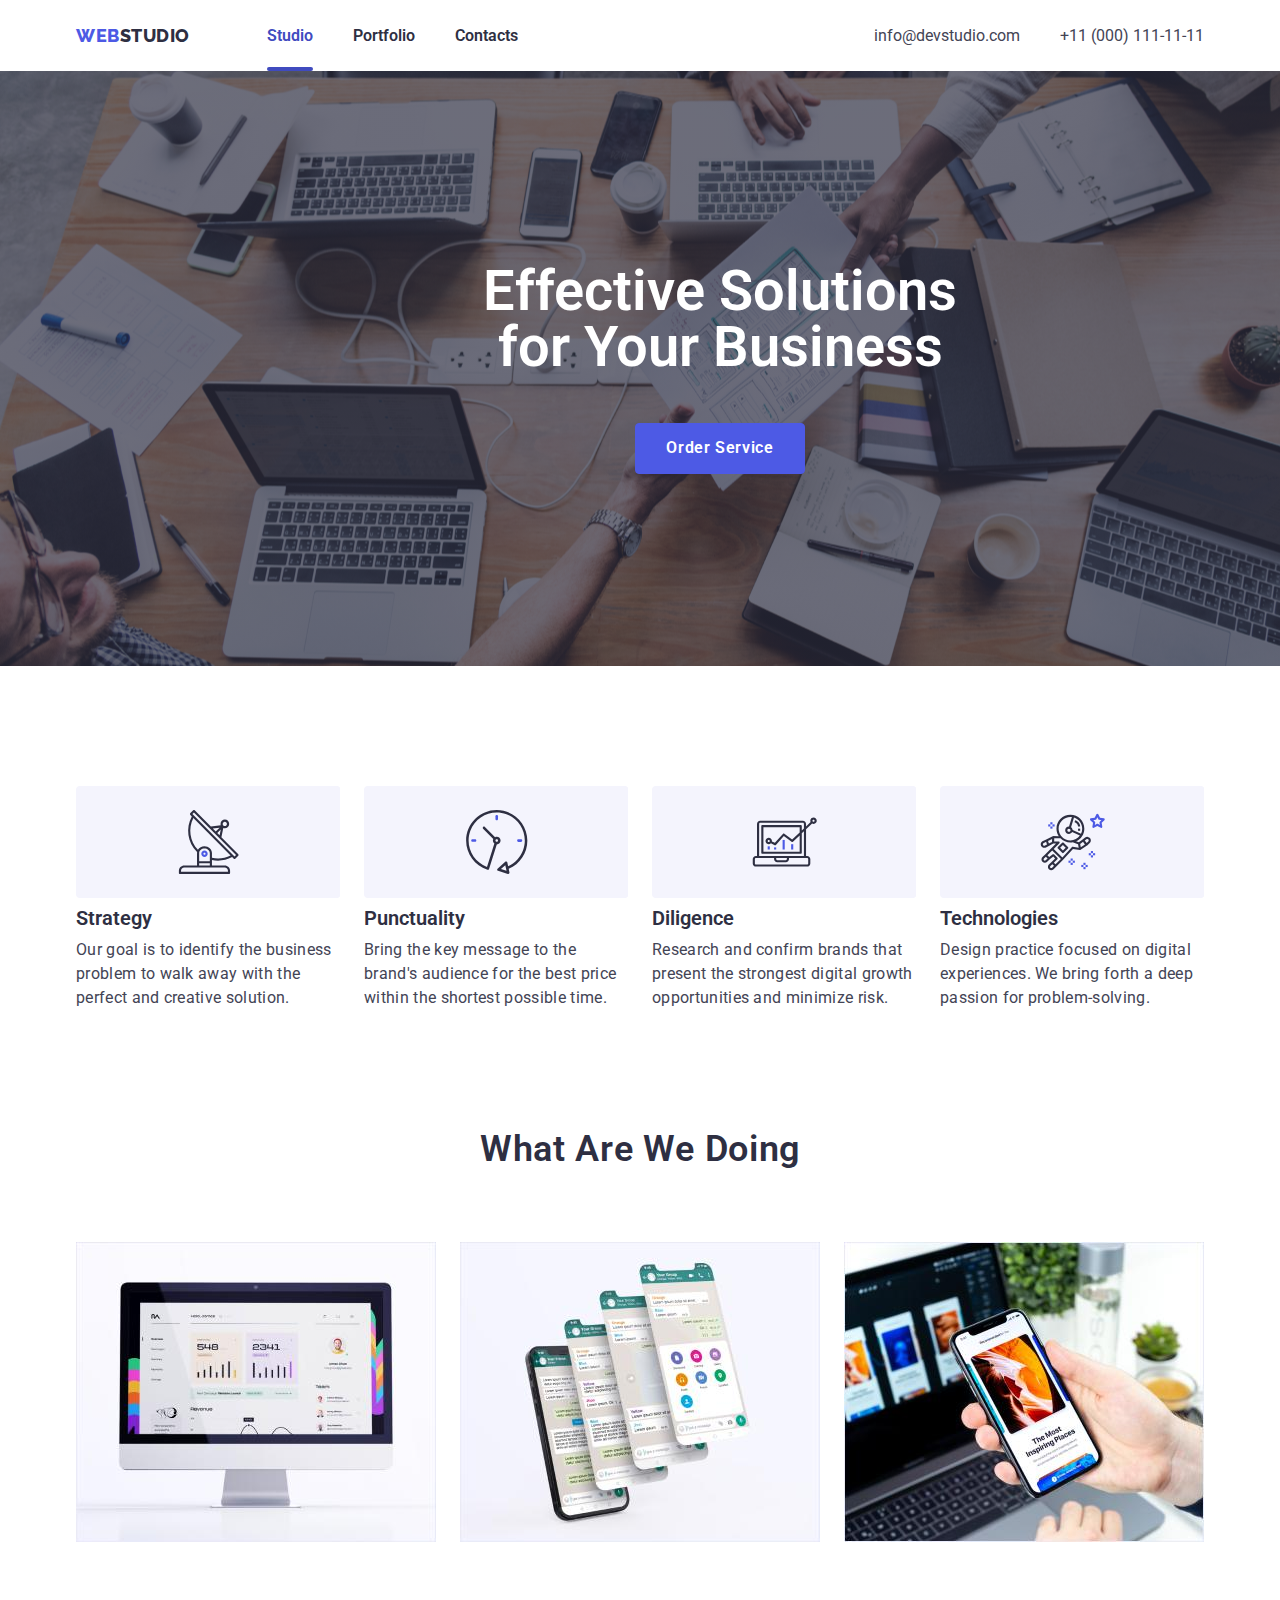
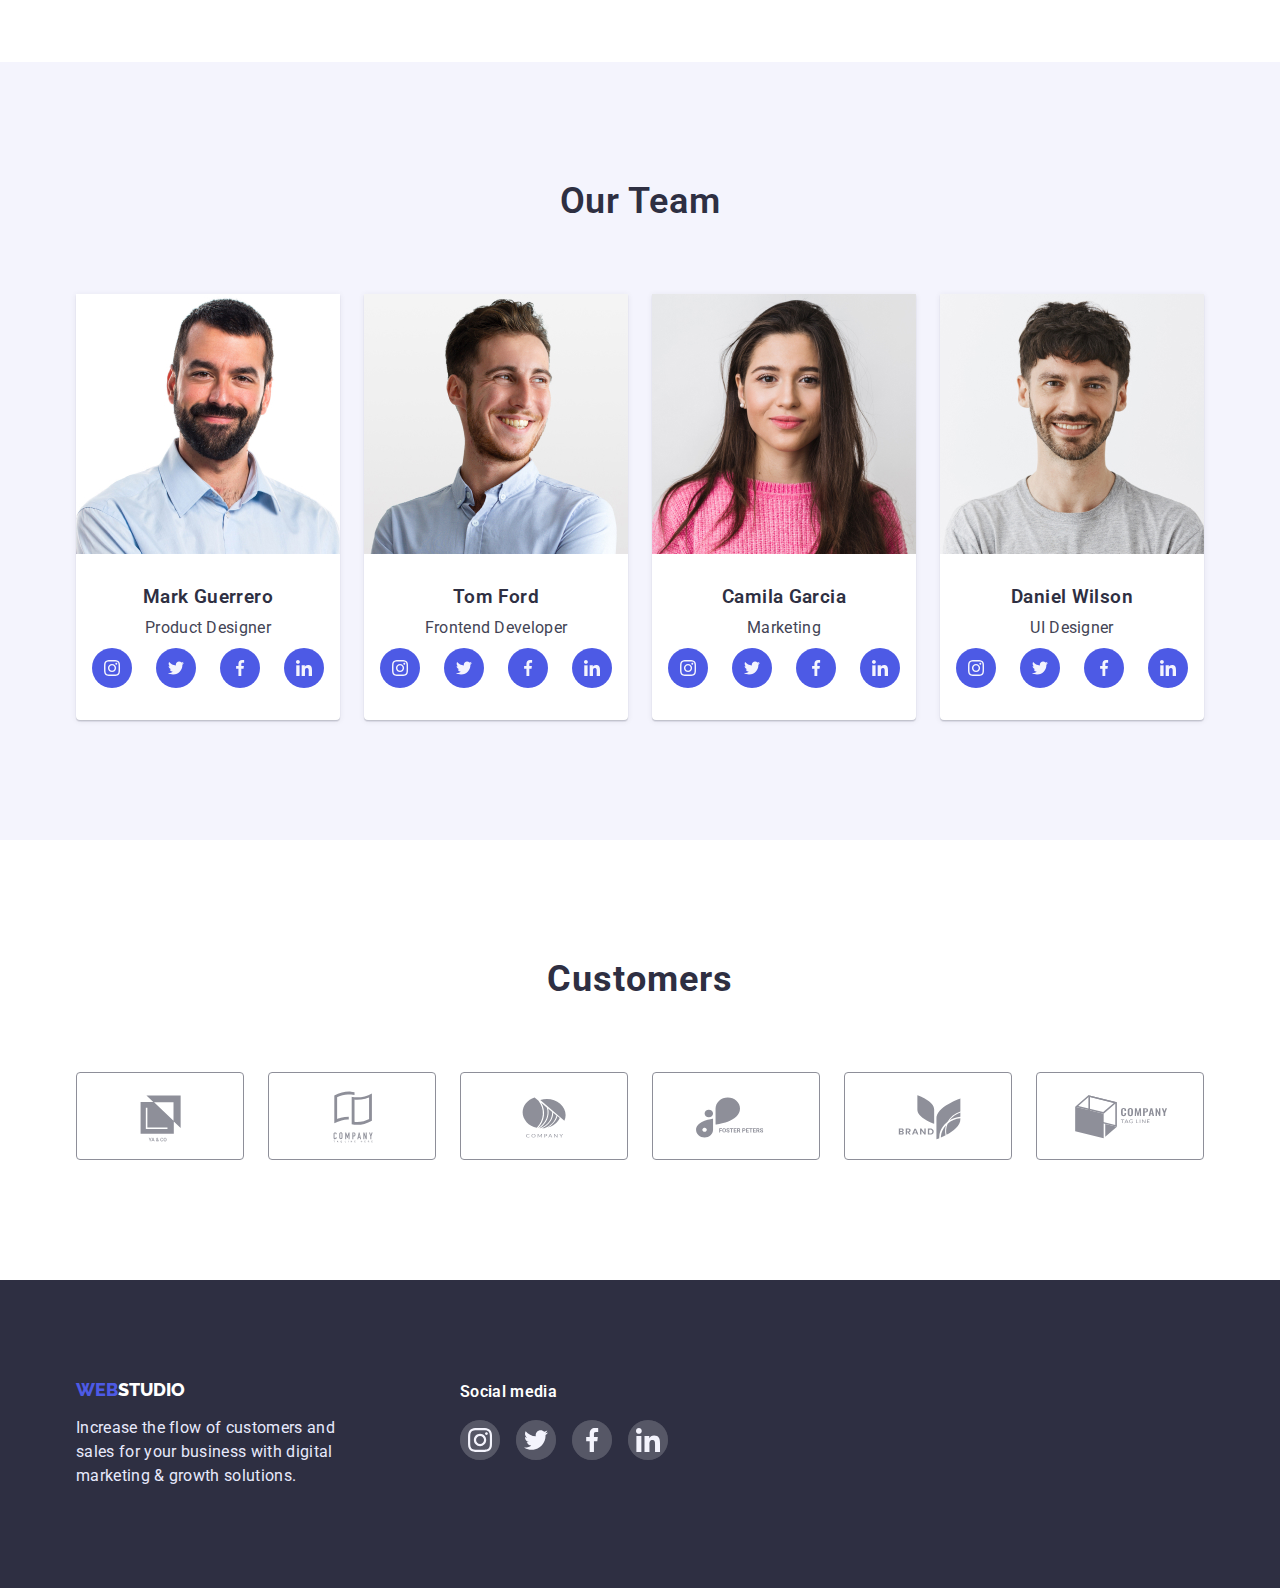
<file: index.html>
<!DOCTYPE html>
<html lang="en">
  <head>
    <meta charset="UTF-8" />
    <meta http-equiv="X-UA-Compatible" content="IE=edge" />
    <meta name="viewport" content="width=device-width, initial-scale=1.0" />
    <title>Studio</title>
    <link
      rel="stylesheet"
      href="https://cdnjs.cloudflare.com/ajax/libs/modern-normalize/1.1.0/modern-normalize.min.css"
    />
    <link rel="preconnect" href="https://fonts.googleapis.com" />
    <link rel="preconnect" href="https://fonts.gstatic.com" crossorigin />
    <link
      href="https://fonts.googleapis.com/css2?family=Raleway:wght@700&family=Roboto:wght@400;500;700;900&display=swap"
      rel="stylesheet"
    />
    <link rel="stylesheet" href="./css/styles.css" />
  </head>
  <body>
    <header class="header">
      <div class="header-container container">
        <a class="header-logo" href="./index.html"
          ><span class="web">web</span>studio</a
        >
        <nav class="page-nav">
          <ul class="header-list">
            <li class="header-list-item">
              <a class="active" href="./index.html">Studio</a>
            </li>
            <li class="header-list-item">
              <a class="header-link" href="./portfolio.html">Portfolio</a>
            </li>
            <li class="header-list-item">
              <a class="header-link" href="#">Contacts</a>
            </li>
          </ul>
        </nav>
        <ul class="header-contacts">
          <li class="header-list-item">
            <a class="header-contact" href="mailto:info@devstudio.com"
              >info@devstudio.com</a
            >
          </li>
          <li>
            <a class="header-contact" href="tel:+11(000)111-11-11"
              >+11 (000) 111-11-11</a
            >
          </li>
        </ul>
      </div>
    </header>
    <main>
      <section class="hero-section">
        <div class="hero-container container">
          <h1 class="hero-text-top">Effective Solutions for Your Business</h1>
          <button class="btm" type="button" data-modal-open>
            Order Service
          </button>
        </div>
      </section>
      <section class="main-section">
        <div class="main-container container">
          <ul class="main-title">
            <li>
              <div class="main-icons">
                <svg class="main-icon">
                  <use
                    href="./images/icons.svg#icon-strategy"
                    width="264px"
                    height="112px"
                  ></use>
                </svg>
              </div>
              <h3 class="main-title-list">Strategy</h3>
              <p class="main-list">
                Our goal is to identify the business problem to walk away with
                the perfect and creative solution.
              </p>
            </li>
            <li>
              <div class="main-icons">
                <svg class="main-icon">
                  <use
                    href="./images/icons.svg#icon-punctuality"
                    width="264px"
                    height="112px"
                  ></use>
                </svg>
              </div>
              <h3 class="main-title-list">Punctuality</h3>
              <p class="main-list">
                Bring the key message to the brand's audience for the best price
                within the shortest possible time.
              </p>
            </li>
            <li>
              <div class="main-icons">
                <svg class="main-icon">
                  <use
                    href="./images/icons.svg#icon-diligance"
                    width="264px"
                    height="112px"
                  ></use>
                </svg>
              </div>
              <h3 class="main-title-list">Diligence</h3>
              <p class="main-list">
                Research and confirm brands that present the strongest digital
                growth opportunities and minimize risk.
              </p>
            </li>
            <li>
              <div class="main-icons">
                <svg class="main-icon">
                  <use
                    href="./images/icons.svg#icon-technoligies"
                    width="264px"
                    height="112px"
                  ></use>
                </svg>
              </div>
              <h3 class="main-title-list">Technologies</h3>
              <p class="main-list">
                Design practice focused on digital experiences. We bring forth a
                deep passion for problem-solving.
              </p>
            </li>
          </ul>
        </div>
      </section>
      <section class="doing section">
        <div class="doing-container container">
          <h2 class="doing-title">What are we doing</h2>
          <ul class="doing-list">
            <li class="doing-list-item">
              <img
                width="360"
                height="300"
                src="images/photo_1.jpg"
                alt="photo_1"
              />
            </li>
            <li class="doing-list-item">
              <img
                width="360"
                height="300"
                src="images/photo_2.jpg"
                alt="photo_2"
              />
            </li>
            <li class="doing-list-item">
              <img
                width="360"
                height="300"
                src="images/photo_3.jpg"
                alt="photo_3"
              />
            </li>
          </ul>
        </div>
      </section>
      <section class="team section">
        <div class="team-container container">
          <h2 class="team-work">Our Team</h2>
          <ul class="team-card">
            <li class="team-background">
              <img width="264" height="260" src="images/mark.jpg" alt="mark" />
              <div class="team-text">
                <h3 class="team-name">Mark Guerrero</h3>
                <p class="team-list">Product Designer</p>
                <ul class="social">
                  <li class="social-list">
                    <a href="#" class="social-list-item instagram">
                      <svg class="social-list-icon">
                        <use href="./images/icons.svg#icon-insta"></use>
                      </svg>
                    </a>
                  </li>
                  <li class="social-list">
                    <a href="#" class="social-list-item twitter">
                      <svg class="social-list-icon">
                        <use href="./images/icons.svg#icon-twit"></use>
                      </svg>
                    </a>
                  </li>
                  <li class="social-list">
                    <a href="#" class="social-list-item facebook">
                      <svg class="social-list-icon">
                        <use href="./images/icons.svg#icon-facebook"></use>
                      </svg>
                    </a>
                  </li>
                  <li class="social-list">
                    <a href="#" class="social-list-item linkedin">
                      <svg class="social-list-icon">
                        <use href="./images/icons.svg#icon-in"></use>
                      </svg>
                    </a>
                  </li>
                </ul>
              </div>
            </li>
            <li class="team-background">
              <img width="264" height="260" src="images/tom.jpg" alt="tom" />
              <div class="team-text">
                <h3 class="team-name">Tom Ford</h3>
                <p class="team-list">Frontend Developer</p>
                <ul class="social">
                  <li class="social-list">
                    <a href="#" class="social-list-item instagram">
                      <svg class="social-list-icon">
                        <use href="./images/icons.svg#icon-insta"></use>
                      </svg>
                    </a>
                  </li>
                  <li class="social-list">
                    <a href="#" class="social-list-item twitter">
                      <svg class="social-list-icon">
                        <use href="./images/icons.svg#icon-twit"></use>
                      </svg>
                    </a>
                  </li>
                  <li class="social-list">
                    <a href="#" class="social-list-item facebook">
                      <svg class="social-list-icon">
                        <use href="./images/icons.svg#icon-facebook"></use>
                      </svg>
                    </a>
                  </li>
                  <li class="social-list">
                    <a href="#" class="social-list-item linkedin">
                      <svg class="social-list-icon">
                        <use href="./images/icons.svg#icon-in"></use>
                      </svg>
                    </a>
                  </li>
                </ul>
              </div>
            </li>
            <li class="team-background">
              <img
                width="264"
                height="260"
                src="images/camila.jpg"
                alt="camila"
              />
              <div class="team-text">
                <h3 class="team-name">Camila Garcia</h3>
                <p class="team-list">Marketing</p>
                <ul class="social">
                  <li class="social-list">
                    <a href="#" class="social-list-item instagram">
                      <svg class="social-list-icon">
                        <use href="./images/icons.svg#icon-insta"></use>
                      </svg>
                    </a>
                  </li>
                  <li class="social-list">
                    <a href="#" class="social-list-item twitter">
                      <svg class="social-list-icon">
                        <use href="./images/icons.svg#icon-twit"></use>
                      </svg>
                    </a>
                  </li>
                  <li class="social-list">
                    <a href="#" class="social-list-item facebook">
                      <svg class="social-list-icon">
                        <use href="./images/icons.svg#icon-facebook"></use>
                      </svg>
                    </a>
                  </li>
                  <li class="social-list">
                    <a href="#" class="social-list-item linkedin">
                      <svg class="social-list-icon">
                        <use href="./images/icons.svg#icon-in"></use>
                      </svg>
                    </a>
                  </li>
                </ul>
              </div>
            </li>
            <li class="team-background">
              <img
                width="264"
                height="260"
                src="images/daniel.jpg"
                alt="daniel"
              />
              <div class="team-text">
                <h3 class="team-name">Daniel Wilson</h3>
                <p class="team-list">UI Designer</p>
                <ul class="social">
                  <li class="social-list">
                    <a href="#" class="social-list-item instagram">
                      <svg class="social-list-icon">
                        <use href="./images/icons.svg#icon-insta"></use>
                      </svg>
                    </a>
                  </li>
                  <li class="social-list">
                    <a href="#" class="social-list-item twitter">
                      <svg class="social-list-icon">
                        <use href="./images/icons.svg#icon-twit"></use>
                      </svg>
                    </a>
                  </li>
                  <li class="social-list">
                    <a href="#" class="social-list-item facebook">
                      <svg class="social-list-icon">
                        <use href="./images/icons.svg#icon-facebook"></use>
                      </svg>
                    </a>
                  </li>
                  <li class="social-list">
                    <a href="#" class="social-list-item linkedin">
                      <svg class="social-list-icon">
                        <use href="./images/icons.svg#icon-in"></use>
                      </svg>
                    </a>
                  </li>
                </ul>
              </div>
            </li>
          </ul>
        </div>
      </section>
      <section class="customers-section">
        <div class="customers-container container">
          <h2 class="customers-title">Customers</h2>
          <ul class="customers-list">
            <li class="customers-list icon-1">
              <a href="#" class="customers-list-icon icon-Client-1">
                <svg class="customers-list-item">
                  <use href="./images/icons.svg#icon-Client-1"></use>
                </svg>
              </a>
            </li>
            <li class="customers-list icon-2">
              <a href="#" class="customers-list-icon icon-Client-2">
                <svg class="customers-list-item">
                  <use href="./images/icons.svg#icon-Client-2"></use>
                </svg>
              </a>
            </li>
            <li class="customers-list icon-3">
              <a href="#" class="customers-list-icon icon-Client-3">
                <svg class="customers-list-item">
                  <use href="./images/icons.svg#icon-Client-3"></use>
                </svg>
              </a>
            </li>
            <li class="customers-list icon-4">
              <a href="#" class="customers-list-icon icon-Client-4">
                <svg class="customers-list-item">
                  <use href="./images/icons.svg#icon-Client-4"></use>
                </svg>
              </a>
            </li>
            <li class="customers-list icon-5">
              <a href="#" class="customers-list-icon icon-Client-5">
                <svg class="customers-list-item">
                  <use href="./images/icons.svg#icon-Client-5"></use>
                </svg>
              </a>
            </li>
            <li class="customers-list icon-6">
              <a href="#" class="customers-list-icon icon-Client-6">
                <svg class="customers-list-item">
                  <use href="./images/icons.svg#icon-Client-6"></use>
                </svg>
              </a>
            </li>
          </ul>
        </div>
      </section>
    </main>
    <footer class="footer">
      <div class="footer-container container">
        <div class="footer-solutions">
          <a class="footer-logo" href="./index.html"
            ><span class="web">Web</span>Studio</a
          >
          <p class="footer-title">
            Increase the flow of customers and sales for your business with
            digital marketing & growth solutions.
          </p>
        </div>
        <div class="footer-media">
          <h2 class="social-media">Social media</h2>
          <ul class="social-media-type-list">
            <li class="social-media-list">
              <a href="#" class="social-media-icon">
                <svg class="social-media-list-icon" width="40px" height="40px">
                  <use href="./images/icons.svg#icon-insta-footer"></use>
                </svg>
              </a>
            </li>
            <li class="social-media-list">
              <a href="#" class="social-media-icon">
                <svg class="social-media-list-icon" width="40px" height="40px">
                  <use href="./images/icons.svg#icon-twit-footer"></use>
                </svg>
              </a>
            </li>
            <li class="social-media-list">
              <a href="#" class="social-media-icon">
                <svg class="social-media-list-icon" width="40px" height="40px">
                  <use href="./images/icons.svg#icon-facebool-footer"></use>
                </svg>
              </a>
            </li>
            <li class="social-media-list">
              <a href="#" class="social-media-icon">
                <svg class="social-media-list-icon" width="40px" height="40px">
                  <use href="./images/icons.svg#icon-in-footer"></use>
                </svg>
              </a>
            </li>
          </ul>
        </div>
      </div>
    </footer>
    <div class="backdrop is-hidden" data-modal>
      <div class="modal">
        <button class="modal-close-button" type="button" data-modal-close>
          <svg class="modal-close-btm-icon" width="8" height="8">
            <use href="./images/icons.svg#icon-close-black-18dp-2-1"></use>
          </svg>
        </button>
      </div>
    </div>
    <script src="./js/modal.js"></script>
  </body>
</html>
</file>
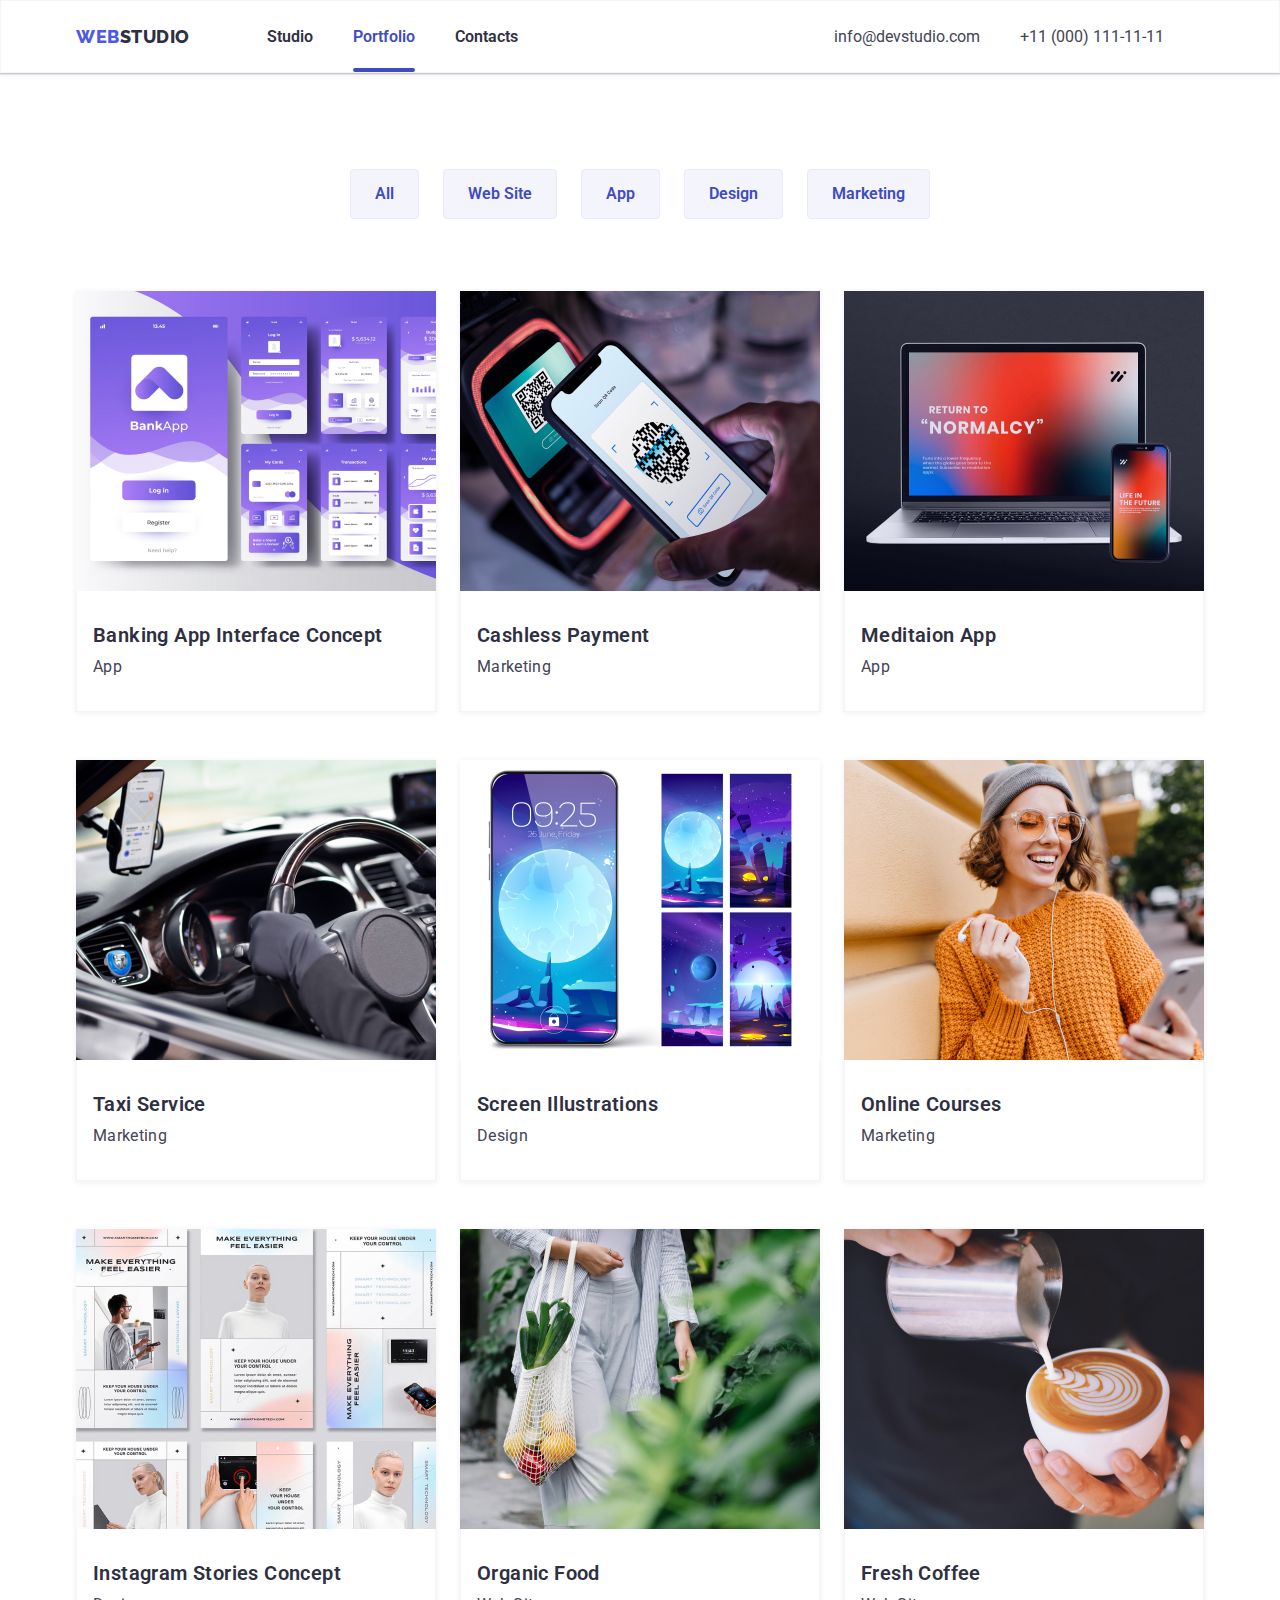
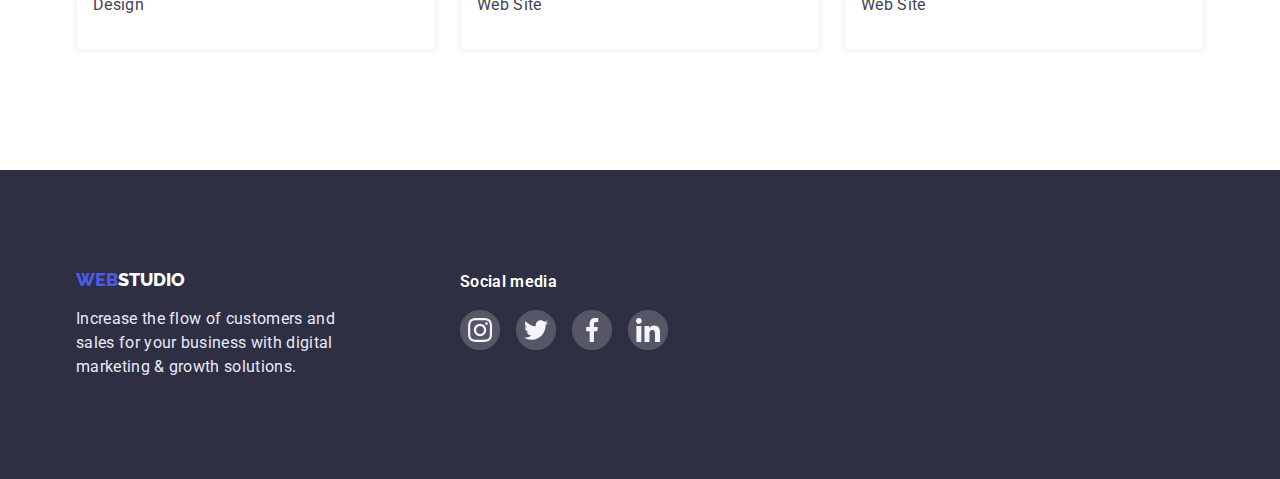
<file: portfolio.html>
<!DOCTYPE html>
<html lang="en">
  <head>
    <meta charset="UTF-8" />
    <meta http-equiv="X-UA-Compatible" content="IE=edge" />
    <meta name="viewport" content="width=device-width, initial-scale=1.0" />
    <title>Portfolio</title>
    <link
      rel="stylesheet"
      href="https://cdnjs.cloudflare.com/ajax/libs/modern-normalize/1.1.0/modern-normalize.min.css"
    />
    <link rel="preconnect" href="https://fonts.googleapis.com" />
    <link rel="preconnect" href="https://fonts.gstatic.com" crossorigin />
    <link
      href="https://fonts.googleapis.com/css2?family=Raleway:wght@700&family=Roboto:wght@400;500;700;900&display=swap"
      rel="stylesheet"
    />
    <link rel="stylesheet" href="./css/styles.css" />
  </head>
  <body>
    <header class="portfolio-header">
      <div class="header-container container">
        <a class="header-logo" href="./index.html"
          ><span class="web">web</span>studio</a
        >
        <nav class="page-nav">
          <ul class="header-list">
            <li class="header-list-item">
              <a class="header-link" href="./index.html">Studio</a>
            </li>
            <li class="header-list-item">
              <a class="active" href="./portfolio.html">Portfolio</a>
            </li>
            <li class="header-list-item">
              <a class="header-link" href="#">Contacts</a>
            </li>
          </ul>
        </nav>
        <ul class="header-contacts">
          <li class="header-list-item">
            <a class="header-contact" href="mailto:info@devstudio.com"
              >info@devstudio.com</a
            >
          </li>
          <li class="header-list-item">
            <a class="header-contact" href="tel:+11(000)111-11-11"
              >+11 (000) 111-11-11</a
            >
          </li>
        </ul>
      </div>
    </header>
    <main>
      <section class="portfolio-menu-section">
        <div class="menu-upper-container container">
          <ul class="btm-portfolio">
            <li><button class="portfolio-btm" type="button">All</button></li>
            <li>
              <button class="portfolio-btm" type="button">Web Site</button>
            </li>
            <li><button class="portfolio-btm" type="button">App</button></li>
            <li><button class="portfolio-btm" type="button">Design</button></li>
            <li>
              <button class="portfolio-btm" type="button">Marketing</button>
            </li>
          </ul>
          <ul class="menu-portfolio-list">
            <li class="portfolio-card">
              <div class="portfilio-card-text-wrapper">
                <a class="portfilio-card-text-wrapper-link" href="#">
                  <img
                    width="360"
                    height="300"
                    src="images/banking_app.jpg"
                    alt="banking_app"
                  />
                  <p class="overlay">
                    14 Stylish and User-Friendly App Design Concepts · Task
                    Manager App · Calorie Tracker App · Exotic Fruit Ecommerce
                    App · Cloud Storage App
                  </p>
                </a>
              </div>
              <div class="portfolio-text">
                <h3 class="menu-list">Banking App Interface Concept</h3>
                <p class="menu-text-list">App</p>
              </div>
            </li>
            <li class="portfolio-card">
              <div class="portfilio-card-text-wrapper">
                <a class="portfilio-card-text-wrapper-link" href="#">
                  <img
                    width="360"
                    height="300"
                    src="images/cashless.jpg"
                    alt="cashless"
                  />
                  <p class="overlay">
                    14 Stylish and User-Friendly App Design Concepts · Task
                    Manager App · Calorie Tracker App · Exotic Fruit Ecommerce
                    App · Cloud Storage App
                  </p>
                </a>
              </div>
              <div class="portfolio-text">
                <h3 class="menu-list">Cashless Payment</h3>
                <p class="menu-text-list">Marketing</p>
              </div>
            </li>
            <li class="portfolio-card">
              <div class="portfilio-card-text-wrapper">
                <a class="portfilio-card-text-wrapper-link" href="#">
                  <img
                    width="360"
                    height="300"
                    src="images/meditation.jpg"
                    alt="meditation"
                  />
                  <p class="overlay">
                    14 Stylish and User-Friendly App Design Concepts · Task
                    Manager App · Calorie Tracker App · Exotic Fruit Ecommerce
                    App · Cloud Storage App
                  </p>
                </a>
              </div>
              <div class="portfolio-text">
                <h3 class="menu-list">Meditaion App</h3>
                <p class="menu-text-list">App</p>
              </div>
            </li>
            <li class="portfolio-card">
              <div class="portfilio-card-text-wrapper">
                <a class="portfilio-card-text-wrapper-link" href="#">
                  <img
                    width="360"
                    height="300"
                    src="images/taxi.jpg"
                    alt="taxi"
                  />
                  <p class="overlay">
                    14 Stylish and User-Friendly App Design Concepts · Task
                    Manager App · Calorie Tracker App · Exotic Fruit Ecommerce
                    App · Cloud Storage App
                  </p>
                </a>
              </div>
              <div class="portfolio-text">
                <h3 class="menu-list">Taxi Service</h3>
                <p class="menu-text-list">Marketing</p>
              </div>
            </li>
            <li class="portfolio-card">
              <div class="portfilio-card-text-wrapper">
                <a class="portfilio-card-text-wrapper-link" href="#">
                  <img
                    width="360"
                    height="300"
                    src="images/screen.jpg"
                    alt="screen"
                  />
                  <p class="overlay">
                    14 Stylish and User-Friendly App Design Concepts · Task
                    Manager App · Calorie Tracker App · Exotic Fruit Ecommerce
                    App · Cloud Storage App
                  </p>
                </a>
              </div>
              <div class="portfolio-text">
                <h3 class="menu-list">Screen Illustrations</h3>
                <p class="menu-text-list">Design</p>
              </div>
            </li>
            <li class="portfolio-card">
              <div class="portfilio-card-text-wrapper">
                <a class="portfilio-card-text-wrapper-link" href="#">
                  <img
                    width="360"
                    height="300"
                    src="images/online.jpg"
                    alt="online"
                  />
                  <p class="overlay">
                    14 Stylish and User-Friendly App Design Concepts · Task
                    Manager App · Calorie Tracker App · Exotic Fruit Ecommerce
                    App · Cloud Storage App
                  </p>
                </a>
              </div>
              <div class="portfolio-text">
                <h3 class="menu-list">Online Courses</h3>
                <p class="menu-text-list">Marketing</p>
              </div>
            </li>
            <li class="portfolio-card">
              <div class="portfilio-card-text-wrapper">
                <a class="portfilio-card-text-wrapper-link" href="#">
                  <img
                    width="360"
                    height="300"
                    src="images/instagram.jpg"
                    alt="instagram"
                  />
                  <p class="overlay">
                    14 Stylish and User-Friendly App Design Concepts · Task
                    Manager App · Calorie Tracker App · Exotic Fruit Ecommerce
                    App · Cloud Storage App
                  </p>
                </a>
              </div>
              <div class="portfolio-text">
                <h3 class="menu-list">Instagram Stories Concept</h3>
                <p class="menu-text-list">Design</p>
              </div>
            </li>
            <li class="portfolio-card">
              <div class="portfilio-card-text-wrapper">
                <a class="portfilio-card-text-wrapper-link" href="#">
                  <img
                    width="360"
                    height="300"
                    src="images/organic.jpg"
                    alt="organic"
                  />
                  <p class="overlay">
                    14 Stylish and User-Friendly App Design Concepts · Task
                    Manager App · Calorie Tracker App · Exotic Fruit Ecommerce
                    App · Cloud Storage App
                  </p>
                </a>
              </div>
              <div class="portfolio-text">
                <h3 class="menu-list">Organic Food</h3>
                <p class="menu-text-list">Web Site</p>
              </div>
            </li>
            <li class="portfolio-card">
              <div class="portfilio-card-text-wrapper">
                <a class="portfilio-card-text-wrapper-link" href="#">
                  <img
                    width="360"
                    height="300"
                    src="images/coffe.jpg"
                    alt="coffee"
                  />
                  <p class="overlay">
                    14 Stylish and User-Friendly App Design Concepts · Task
                    Manager App · Calorie Tracker App · Exotic Fruit Ecommerce
                    App · Cloud Storage App
                  </p>
                </a>
              </div>
              <div class="portfolio-text">
                <h3 class="menu-list">Fresh Coffee</h3>
                <p class="menu-text-list">Web Site</p>
              </div>
            </li>
          </ul>
        </div>
      </section>
    </main>
    <footer class="footer">
      <div class="footer-container container">
        <div class="footer-solutions">
          <a class="footer-logo" href="./index.html"
            ><span class="web">Web</span>Studio</a
          >
          <p class="footer-title">
            Increase the flow of customers and sales for your business with
            digital marketing & growth solutions.
          </p>
        </div>
        <div class="footer-media">
          <h2 class="social-media">Social media</h2>
          <ul class="social-media-type-list">
            <li class="social-media-list">
              <a href="#" class="social-media-icon">
                <svg class="social-media-list-icon" width="40px" height="40px">
                  <use href="./images/icons.svg#icon-insta-footer"></use>
                </svg>
              </a>
            </li>
            <li class="social-media-list">
              <a href="#" class="social-media-icon">
                <svg class="social-media-list-icon" width="40px" height="40px">
                  <use href="./images/icons.svg#icon-twit-footer"></use>
                </svg>
              </a>
            </li>
            <li class="social-media-list">
              <a href="#" class="social-media-icon">
                <svg class="social-media-list-icon" width="40px" height="40px">
                  <use href="./images/icons.svg#icon-facebool-footer"></use>
                </svg>
              </a>
            </li>
            <li class="social-media-list">
              <a href="#" class="social-media-icon">
                <svg class="social-media-list-icon" width="40px" height="40px">
                  <use href="./images/icons.svg#icon-in-footer"></use>
                </svg>
              </a>
            </li>
          </ul>
        </div>
      </div>
    </footer>
  </body>
</html>
</file>
<file: css/styles.css>
/*--text-color: #434455*/
/*--title-color: #2E2F42*/
/*--primary-band: #4D5AE5*/
/*--footer color: #E7E9FC*/

:root {
  --text-color: #434455;
  --title-color: #2e2f42;
  --primary-band: #4d5ae5;
  --footer-color: #e7e9fc;
  --background-color: #e5e5e5;
  --button-hover-color: #404bbf;
  --background-team-color: #f4f4fd;
  --footer-icon-color: #31d0aa;
  --costumers-border-color: #8e8f99;
  --media-color: #565766;
  --modal-background-color: #e7e9fc;
  --transition-dur-and-func: cubic-bezier(0.4, 0, 0.2, 1);
  --header-color: #404bbf;
}

h1,
h2,
h3,
h4,
p {
  margin-top: 0;
  margin-bottom: 0;
}

ul {
  margin-top: 0;
  margin-bottom: 0;
  padding-left: 0;
  padding-right: 0;
}

img {
  display: block;
}

.body {
  font-family: "Roboto", sans-serif;
  line-height: 1.5;
  letter-spacing: 0.02em;
  color: var(--background-color);
}

/*Container*/

.container {
  width: 1158px;
  margin-left: auto;
  margin-right: auto;
  padding-left: 15px;
  padding-right: 15px;
}

.header-container {
  display: flex;
  align-items: center;
}

.hero-container {
  text-align: center;
}

.main-container {
  display: flex;
  align-items: center;
}

/*Header*/

.header {
  padding-top: 24px;
  padding-bottom: 24px;
  box-shadow: 0px 2px 1px rgba(46, 47, 66, 0.08),
    0px 1px 1px rgba(46, 47, 66, 0.16), 0px 1px 6px rgba(46, 47, 66, 0.08);
}

.header-list {
  list-style: none;
  display: flex;
}

.page-nav {
  display: flex;
  align-items: center;
}

.btm {
  font-family: "Roboto", sans-serif;
  font-weight: 600;
  font-size: 16px;
  line-height: 1.18;
  letter-spacing: 0.04em;
  color: #ffffff;
  background-color: var(--primary-band);
  border-radius: 4px;
  border: 1px var(--primary-band);
  cursor: pointer;
  width: 170px;
  height: 51px;
  border: 1px solid var(--primary-band);
  transition: background-color 250ms var(--transition-dur-and-func);
}

.btm:hover,
.btm:focus {
  background-color: var(--button-hover-color);
  box-shadow: 0px 4px 4px rgba(0, 0, 0, 0.15);
}

.header-logo {
  font-family: "Raleway";
  font-weight: 800;
  font-size: 18px;
  line-height: 1.3;
  color: var(--title-color);
  letter-spacing: 0.03em;
  text-decoration: none;
  text-transform: uppercase;
  margin-right: 77px;
}

.header-list-item {
  margin-right: 40px;
}

.header-link {
  font-weight: 600;
  font-size: 16px;
  line-height: 1.2;
  color: var(--title-color);
  font-family: "Roboto", sans-serif;
  text-decoration: none;
  position: relative;
  display: flex;
  transition: color 250ms var(--transition-dur-and-func);
}

.header-link:hover,
.header-link:focus {
  color: var(--header-color);
}

.active {
  color: var(--header-color);
  font-weight: 600;
  font-size: 16px;
  line-height: 1.2;
  font-family: "Roboto", sans-serif;
  text-decoration: none;
  position: relative;
  display: flex;
}

.active:after {
  content: "";
  width: 100%;
  height: 4px;
  border-radius: 2px;
  background-color: var(--header-color);
  position: absolute;
  left: 0;
  bottom: -26px;
}

.header-contacts {
  list-style: none;
  display: flex;
  margin-left: auto;
}

.header-contact {
  font-family: "Roboto", sans-serif;
  font-weight: 400;
  font-size: 16px;
  line-height: 1.2;
  color: var(--text-color);
  text-decoration: none;
  transition: color 250ms var(--transition-dur-and-func);
}

.header-contact:hover,
.header-contact:focus {
  color: var(--header-color);
}

/*HERO*/

.hero-section {
  text-align: center;
  background-color: var(--title-color);
  padding-top: 192px;
  padding-bottom: 192px;
  background-image: linear-gradient(
      rgba(46, 47, 66, 0.7),
      rgba(46, 47, 66, 0.7)
    ),
    url("../images/people-office-1.jpg");
  background-position: center;
  background-repeat: no-repeat;
  background-size: cover;
  width: 1440px;
  margin: 0 auto;
}

.hero-text-top {
  font-family: "Roboto", sans-serif;
  font-weight: 600;
  font-size: 56px;
  line-height: 1;
  color: white;
  text-align: center;
  max-width: 492px;
  margin: 0 auto;
  margin-bottom: 48px;
}

/*Main*/

.main-title-list {
  font-family: "Roboto", sans-serif;
  font-weight: 600;
  font-size: 20px;
  line-height: 1.2;
  color: var(--title-color);
  margin-bottom: 8px;
}

.main-icons {
  display: flex;
  width: 264px;
  height: 112px;
  background: #f4f4fd;
  border-radius: 4px;
  margin-bottom: 8px;
  column-gap: 24px;
}

.main-list {
  font-family: "Roboto", sans-serif;
  font-weight: 400;
  font-size: 16px;
  line-height: 1.5;
  letter-spacing: 0.02em;
  color: var(--text-color);
  width: 264px;
  height: 72px;
}

.main-title {
  list-style: none;
  display: flex;
  gap: 24px;
}

.main-section {
  padding-top: 120px;
}

/*Doing*/

.doing-list-item {
  list-style: none;
}

.doing-list {
  display: flex;
  gap: 24px;
}

.doing-title {
  font-family: "Roboto", sans-serif;
  font-weight: 600;
  font-size: 36px;
  line-height: 1.1;
  color: var(--title-color);
  text-align: center;
  letter-spacing: 0.02em;
  text-transform: capitalize;
  margin-bottom: 72px;
}

/*Team*/

.team {
  background-color: #f4f4fd;
}

.team-work {
  font-family: "Roboto", sans-serif;
  font-weight: 600;
  font-size: 36px;
  line-height: 1.1;
  color: var(--title-color);
  text-align: center;
  letter-spacing: 0.02em;
  text-transform: capitalize;
  margin-bottom: 72px;
}

.team-text {
  padding-top: 32px;
  padding-right: 16px;
  padding-bottom: 32px;
  padding-left: 16px;
}
.team-name {
  font-family: "Roboto", sans-serif;
  font-weight: 600;
  line-height: 1.2;
  letter-spacing: 0.02em;
  color: var(--title-color);
  text-align: center;
}

.team-list {
  font-family: "Roboto", sans-serif;
  line-height: 1.5;
  letter-spacing: 0.02em;
  color: var(--text-color);
  text-align: center;
  margin-top: 8px;
}

.team-card {
  list-style: none;
  display: flex;
  gap: 24px;
}

.team-background {
  background-color: #ffffff;
  border-radius: 0px 0px 4px 4px;
  box-shadow: 0px 1px 6px rgb(46 47 66 / 8%), 0px 1px 1px rgb(46 47 66 / 16%),
    0px 2px 1px rgb(46 47 66 / 8%);
}

.social {
  display: flex;
  align-items: center;
  list-style: none;
  column-gap: 24px;
  flex-wrap: wrap;
  margin-top: 8px;
  justify-content: center;
}

.social-list-item {
  display: flex;
  align-items: center;
  grid-gap: 24px;
  border-radius: 50px;
  justify-content: center;
  fill: currentColor;
  color: var(--primary-band);
  transition: color 250ms var(--transition-dur-and-func);
}

.social-list-icon {
  width: 40px;
  height: 40px;
}

.social-list-item:hover {
  color: var(--header-color);
}

.social-list-item:focus {
  color: var(--header-color);
}

/*Customers*/

.customers-section {
  padding-top: 120px;
  padding-bottom: 120px;
}

.customers-title {
  font-family: "Roboto", sans-serif;
  font-weight: 700;
  font-size: 36px;
  line-height: 1.1;
  text-align: center;
  letter-spacing: 0.03em;
  color: var(--title-color);
  margin-bottom: 72px;
}
.customers-list {
  list-style: none;
  align-items: center;
  display: flex;
  justify-content: center;
  column-gap: 24px;
}
.customers-list-item {
  display: flex;
  width: 168px;
  height: 88px;
  border: 1px solid var(--costumers-border-color);
  border-radius: 4px;
  color: var(--costumers-border-color);
  align-items: center;
  justify-content: center;
  transition: fill 250ms var(--transition-dur-and-func);
}

.customers-list-icon {
  fill: currentColor;
}

.customers-list-icon:hover {
  fill: var(--header-color);
}

.customers-list-icon:focus {
  fill: var(--header-color);
}

.customers-list-item:hover {
  border: 1px solid var(--header-color);
}

.customers-list-item:focus {
  border: 1px solid var(--header-color);
}

/*PORTFOLIO*/

/*Portfolio-Header*/
.portfolio-header {
  padding-top: 24px;
  padding-bottom: 24px;
  border: 0.5px solid #f4f4fd;
  box-shadow: 0px 2px 1px rgba(46, 47, 66, 0.08),
    0px 1px 1px rgba(46, 47, 66, 0.16), 0px 1px 6px rgba(46, 47, 66, 0.08);
}

/*Portfolio-Button*/
.btm-portfolio {
  list-style: none;
  display: flex;
  gap: 24px;
  margin-bottom: 72px;
  justify-content: center;
}

.portfolio-btm {
  font-family: "Roboto", sans-serif;
  font-weight: 600;
  font-size: 16px;
  line-height: 1.5;
  cursor: pointer;
  color: var(--button-hover-color);
  background-color: var(--background-team-color);
  border-radius: 4px;
  border: 1px solid #e7e9fc;
  padding-top: 12px;
  padding-right: 24px;
  padding-bottom: 12px;
  padding-left: 24px;
  transition: background-color 250ms var(--transition-dur-and-func),
    border 250ms var(--transition-dur-and-func),
    color250ms var(--transition-dur-and-func),
    box-shadow 250ms var(--transition-dur-and-func);
}

.portfolio-btm:hover,
.portfolio-btm:focus {
  color: #ffffff;
  background-color: var(--primary-band);
  box-shadow: 0px 3px 1px rgba(0, 0, 0, 0.1), 0px 2px 1px rgba(0, 0, 0, 0.08),
    0px 2px 2px rgba(0, 0, 0, 0.12);
  border: 1px solid var(--primary-band);
}

/*Menu*/
.menu-list {
  font-family: "Roboto", sans-serif;
  font-weight: 600;
  font-size: 20px;
  line-height: 1.2;
  letter-spacing: 0.02em;
  color: var(--title-color);
}

.menu-text-list {
  font-family: "Roboto", sans-serif;
  font-weight: 400;
  font-size: 16px;
  line-height: 24px;
  letter-spacing: 0.02em;
  color: var(--text-color);
  margin-top: 8px;
}

.portfolio-card {
  width: 360px;
  box-shadow: 0px 1px 6px rgba(46, 47, 66, 0.08);
  display: block;
  transition: box-shadow 250ms var(--transition-dur-and-func);
}

.portfolio-card:hover {
  box-shadow: 0px 1px 6px rgba(46, 47, 66, 0.08),
    0px 1px 1px rgba(46, 47, 66, 0.16), 0px 2px 1px rgba(46, 47, 66, 0.08);
}

.portfolio-card:focus {
  box-shadow: 0px 1px 6px rgba(46, 47, 66, 0.08),
    0px 1px 1px rgba(46, 47, 66, 0.16), 0px 2px 1px rgba(46, 47, 66, 0.08);
}

.portfolio-text {
  padding-top: 32px;
  padding-right: 16px;
  padding-bottom: 32px;
  padding-left: 16px;
  border: 0.5px solid #f4f4fd;
  border-top: none;
}

.menu-portfolio-list {
  list-style: none;
  display: flex;
  justify-content: center;
  flex-wrap: wrap;
  row-gap: 48px;
  column-gap: 24px;
}

.portfolio-menu-section {
  padding-top: 96px;
  padding-bottom: 120px;
}
.section {
  padding-top: 120px;
  padding-bottom: 120px;
}

.overlay {
  font-family: "Roboto", sans-serif;
  font-style: normal;
  font-weight: 400;
  font-size: 16px;
  line-height: 1.5;
  letter-spacing: 0.02em;
  background-color: rgba(77, 90, 229, 1);
  color: var(--background-team-color);
  padding-top: 40px;
  padding-right: 32px;
  padding-bottom: 164px;
  padding-left: 32px;
  position: absolute;
  top: 0;
  right: 0;
  transform: translate(0, 100%);
  overflow: auto;
  transition: 250ms var(--transition-dur-and-func);
}

.portfilio-card-text-wrapper {
  position: relative;
  overflow: hidden;
}

.portfolio-card:hover .overlay {
  transform: translate(0, 0);
}

.portfolio-card:focus .overlay {
  transform: translate(0, 0);
}

.portfilio-card-text-wrapper-link:hover .overlay {
  transform: translate(0, 0);
}

.portfilio-card-text-wrapper-link:focus .overlay {
  transform: translate(0, 0);
}

/*Footer*/

.footer-container {
  display: flex;
}

.footer-logo {
  text-decoration: none;
  font-family: "Raleway", sans-serif;
  font-size: 18px;
  font-weight: 800;
  text-transform: uppercase;
  color: white;
}

.web {
  color: var(--primary-band);
}

.footer-title {
  font-family: "Roboto", sans-serif;
  line-height: 1.5;
  letter-spacing: 0.02em;
  color: #e7e9fc;
  width: 264px;
  left: 156px;
  top: 2383px;
  margin-top: 16px;
}

.footer {
  padding-top: 100px;
  padding-right: 0 auto;
  padding-bottom: 100px;
  background-color: var(--title-color);
  display: flex;
}

.footer-solutions {
  margin-right: 120px;
  display: block;
}

.footer-media {
  display: block;
}

.social-media {
  font-family: "Roboto", sans-serif;
  font-style: normal;
  font-weight: 600;
  font-size: 16px;
  line-height: 1.5;
  letter-spacing: 0.02em;
  color: #ffffff;
  justify-content: center;
  align-items: center;
  margin-bottom: 16px;
}

.social-media-type-list {
  list-style: none;
  display: flex;
  align-items: center;
  column-gap: 16px;
}

.social-media-icon {
  width: 40px;
  height: 40px;
  border-radius: 50%;
  color: #565766;
  background-color: rgba(255, 255, 255, 0.1);
  display: flex;
  align-items: center;
  justify-content: center;
  transition: color 250ms var(--transition-dur-and-func);
}

.social-media-icon {
  fill: currentColor;
}

.social-media-icon:hover {
  color: var(--footer-icon-color);
}
.social-media-icon:focus {
  color: var(--footer-icon-color);
}

/*Modal-Window*/

.backdrop {
  position: fixed;
  top: 0;
  left: 0;
  width: 100%;
  height: 100%;
  z-index: 100;
  background-color: rgba(46, 47, 66, 0.4);
  transition: opacity 250ms var(--transition-dur-and-func),
    visibylity var(--transition-dur-and-func);
}

.backdrop.is-hidden {
  opacity: 0;
  visibility: hidden;
  pointer-events: none;
  transition: 250ms var(--transition-dur-and-func);
}

.modal {
  top: 50%;
  left: 50%;
  transform: translate(-50%, -50%);
  position: absolute;
  width: 408px;
  height: 576px;
  border-radius: 4px;
  background-color: #fcfcfc;
  box-shadow: 0px 1px 1px rgba(0, 0, 0, 0.14), 0px 1px 3px rgba(0, 0, 0, 0.12),
    0px 2px 1px rgba(0, 0, 0, 0.2);
}

.modal-close-button {
  top: 10px;
  right: 10px;
  width: 24px;
  height: 24px;
  position: absolute;
  cursor: pointer;
  background-color: transparent;
  border: 1px solid #e5e5e5;
  padding: 0;
  display: flex;
  justify-content: center;
  align-items: center;
  color: #000;
  border-radius: 50px;
  transition: 250ms var(--transition-dur-and-func);
  background-color: var(--footer-color);
}

.modal-close-btm-icon {
  fill: currentColor;
}

.modal-close-button:hover {
  box-shadow: 0px 1px 6px rgba(46, 47, 66, 0.08),
    0px 1px 1px rgba(46, 47, 66, 0.16), 0px 2px 1px rgba(46, 47, 66, 0.08);
}

.modal-close-button:focus {
  background-color: var(--header-color);
  color: #ffffff;
  box-shadow: 0px 1px 6px rgba(46, 47, 66, 0.08),
    0px 1px 1px rgba(46, 47, 66, 0.16), 0px 2px 1px rgba(46, 47, 66, 0.08);
}

.modal-close-button:active {
  background-color: var(--header-color);
  color: #ffffff;
}
</file>
